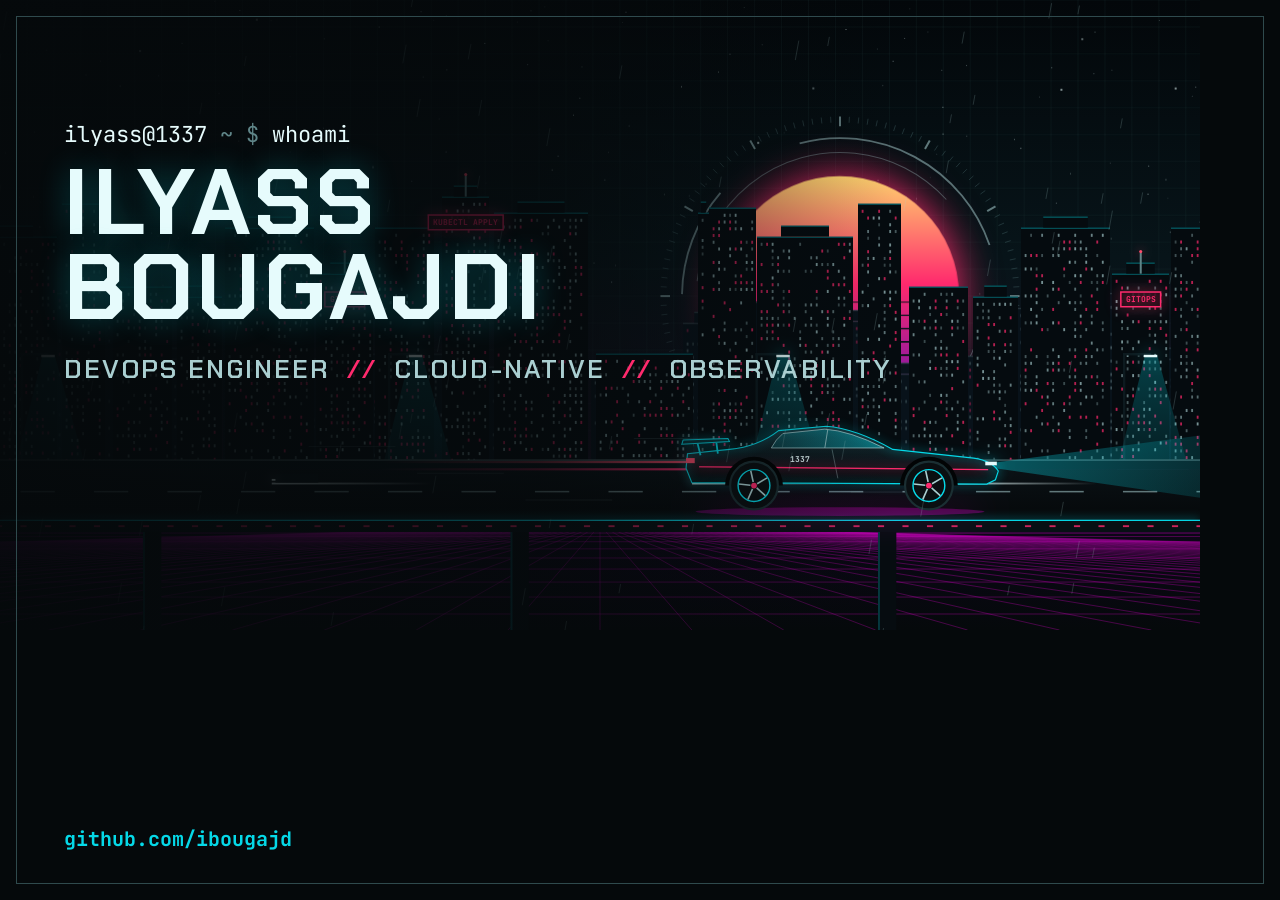
<file: tools/og.html>
<!doctype html>
<!-- Renders the social preview. Serve the site, open /tools/og.html at 1200x630 and screenshot it into assets/og.png. -->
<html lang="en">
<head>
<meta charset="utf-8">
<title>og image</title>
<link href="https://fonts.googleapis.com/css2?family=Chakra+Petch:wght@600;700&family=JetBrains+Mono:wght@400;700&display=swap" rel="stylesheet">
<style>
  html, body { margin: 0; width: 1200px; height: 630px; overflow: hidden; background: #05090b; }
  #scene { position: absolute; inset: 0; width: 1200px; height: 630px; }
  .shade { position: absolute; inset: 0; background: linear-gradient(90deg, rgba(5,9,11,.94) 0%, rgba(5,9,11,.7) 42%, rgba(5,9,11,0) 70%); }
  .card { position: absolute; left: 64px; top: 120px; font-family: 'JetBrains Mono', monospace; color: #aacfd1; }
  .p { font-size: 22px; color: #e6fbfc; margin: 0 0 12px; }
  .p span { color: #5f8588; }
  h1 { margin: 0; font: 700 92px/.92 'Chakra Petch', sans-serif; color: #e6fbfc; letter-spacing: .04em; text-shadow: 0 0 30px rgba(5,217,232,.3); }
  .role { margin: 22px 0 0; font: 600 26px 'Chakra Petch', sans-serif; letter-spacing: .08em; text-transform: uppercase; }
  .role i { color: #ff2a6d; font-style: normal; margin: 0 .3em; }
  .url { position: absolute; left: 64px; bottom: 48px; font: 700 20px 'JetBrains Mono', monospace; color: #05d9e8; }
  .frame { position: absolute; inset: 16px; border: 1px solid #2f4a4d; }
</style>
</head>
<body>
  <canvas id="scene"></canvas>
  <div class="shade"></div>
  <div class="frame"></div>
  <div class="card">
    <p class="p">ilyass@1337 <span>~ $</span> whoami</p>
    <h1>ILYASS<br>BOUGAJDI</h1>
    <p class="role">DevOps Engineer <i>//</i> Cloud-Native <i>//</i> Observability</p>
  </div>
  <div class="url">github.com/ibougajd</div>
  <script src="../js/scene.js"></script>
</body>
</html>
</file>
